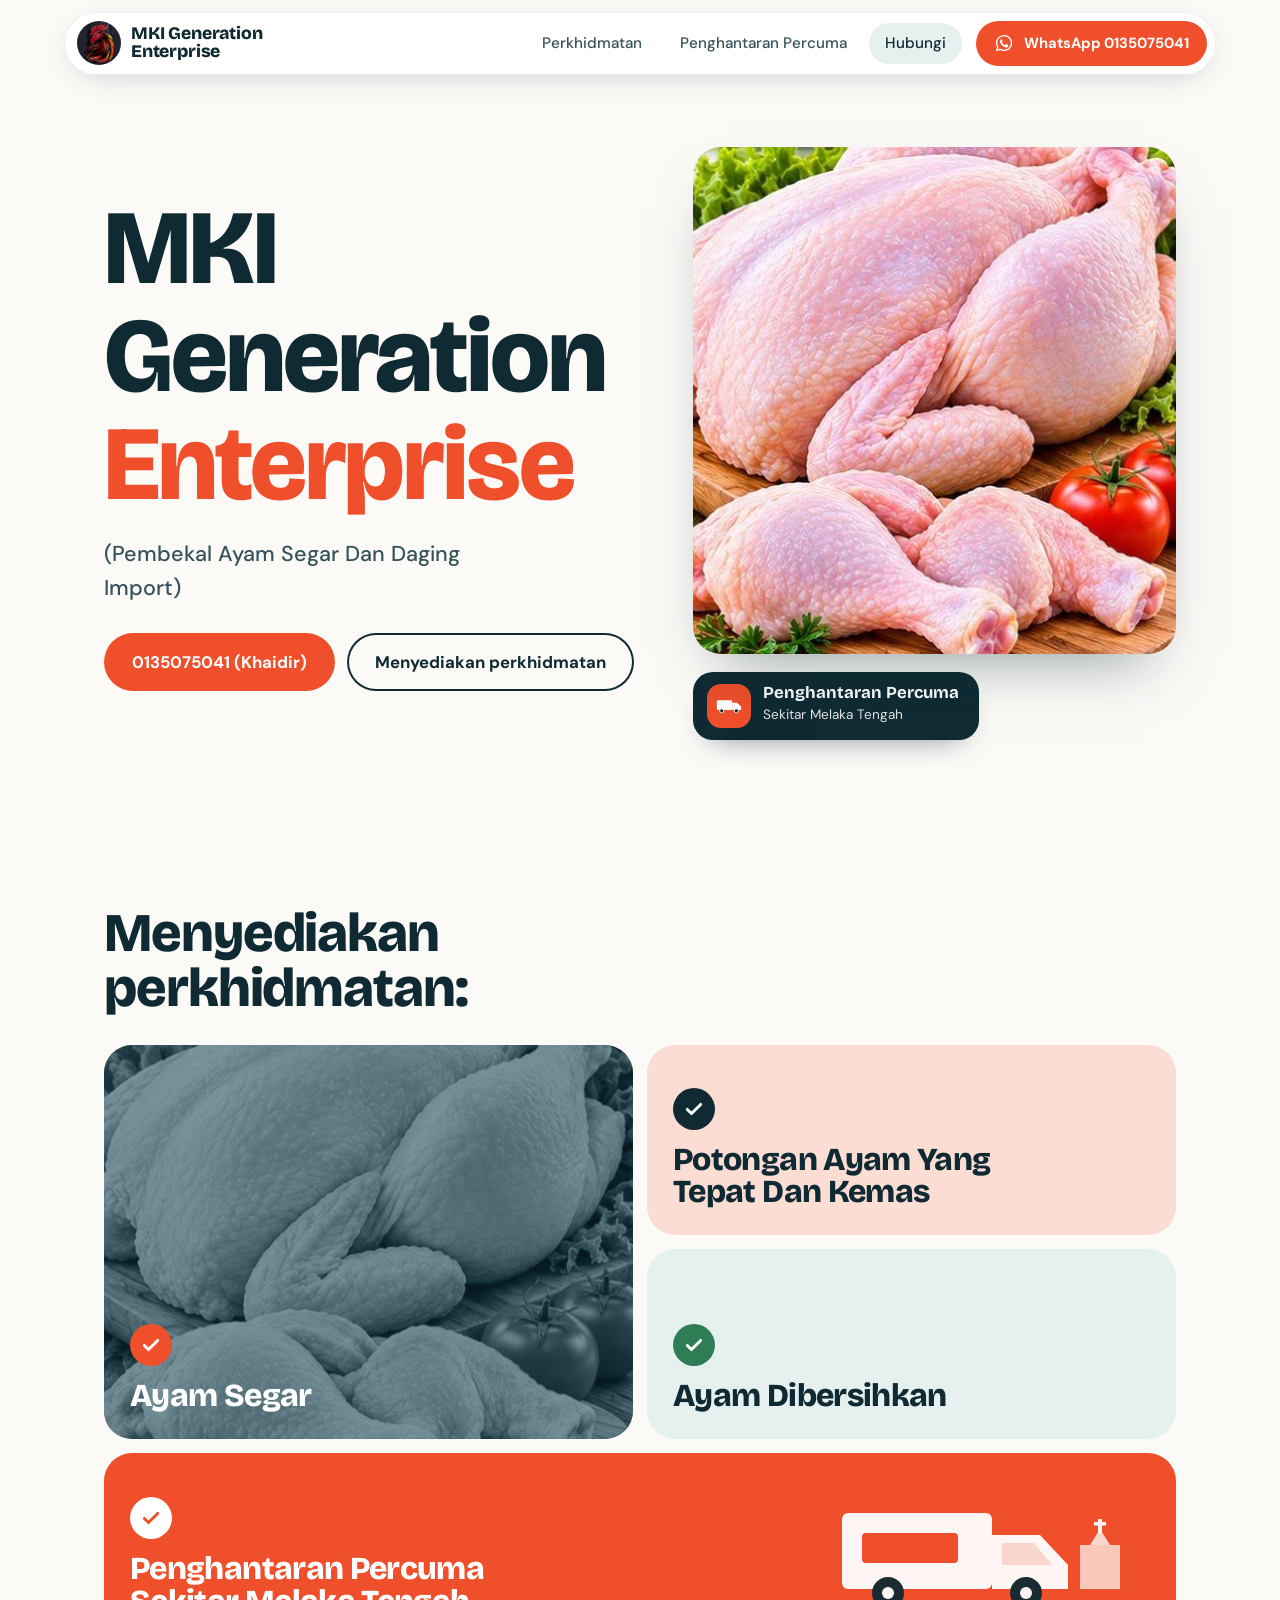
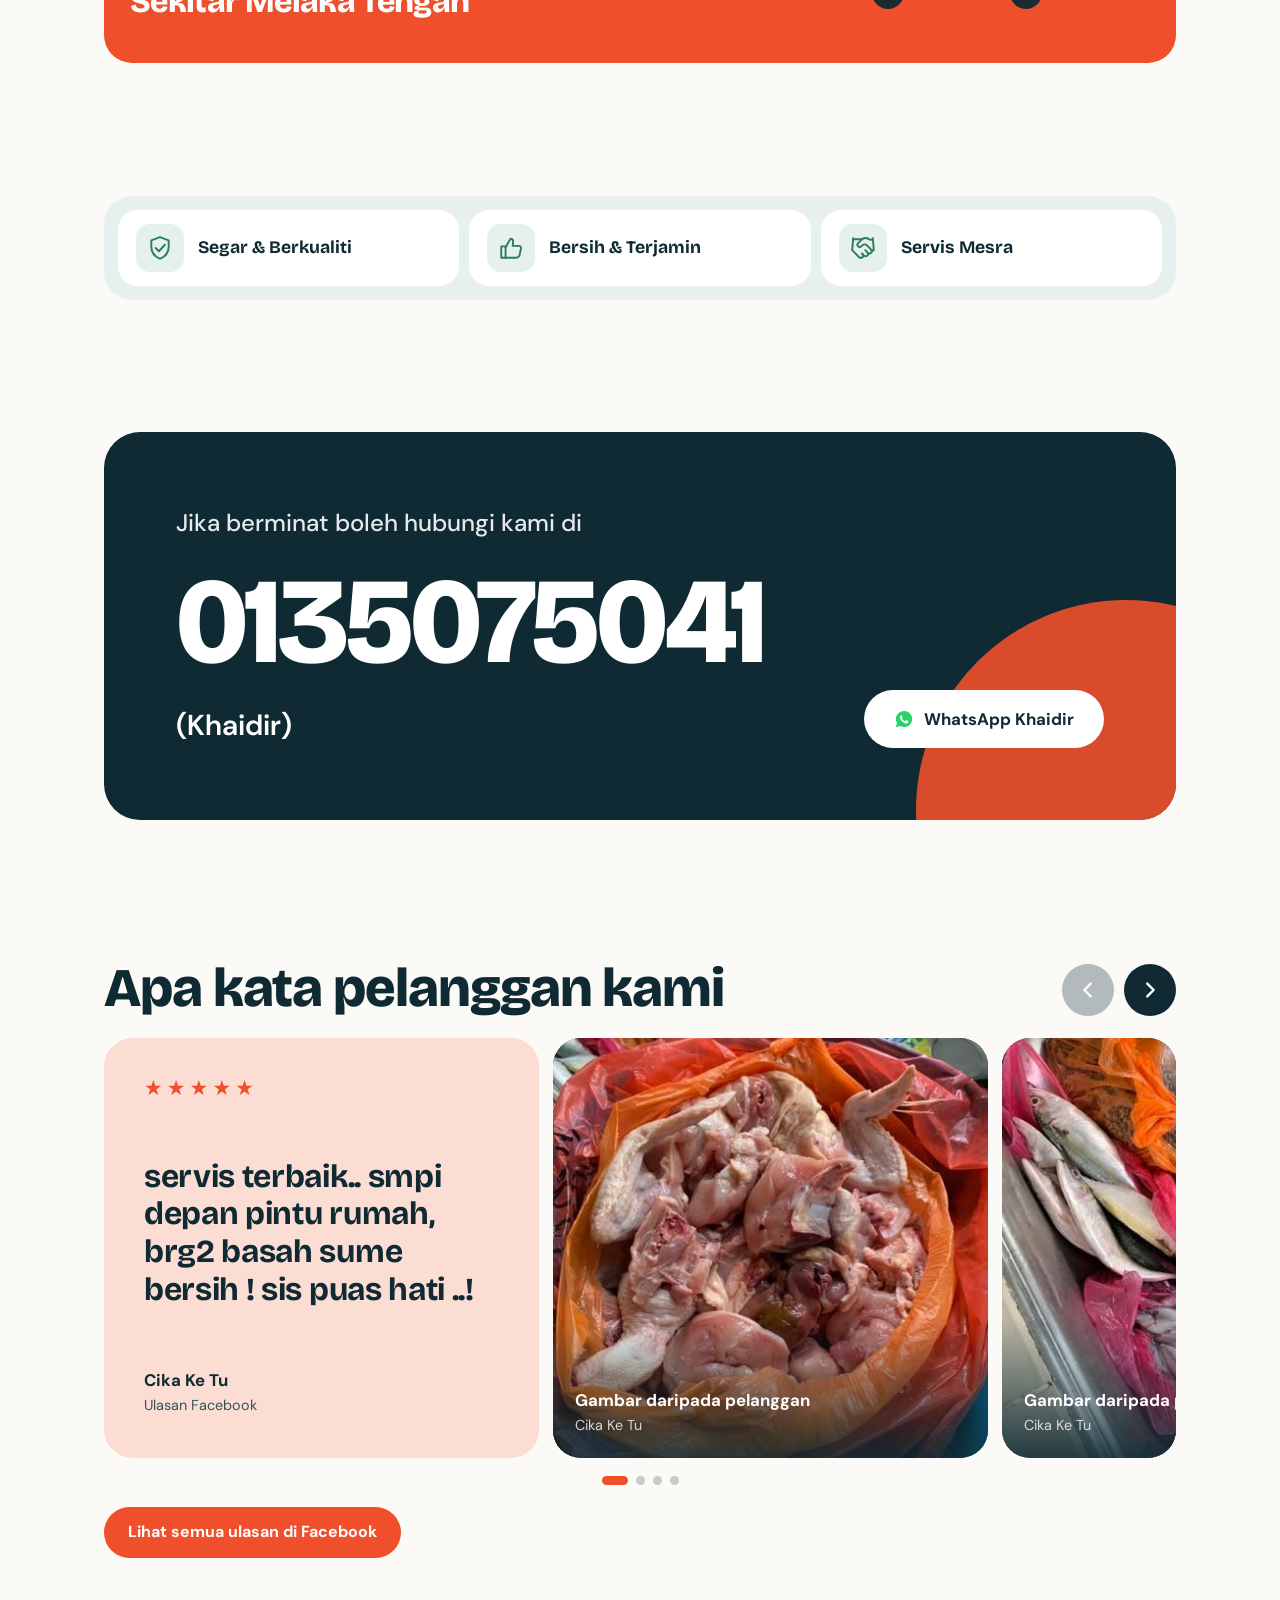
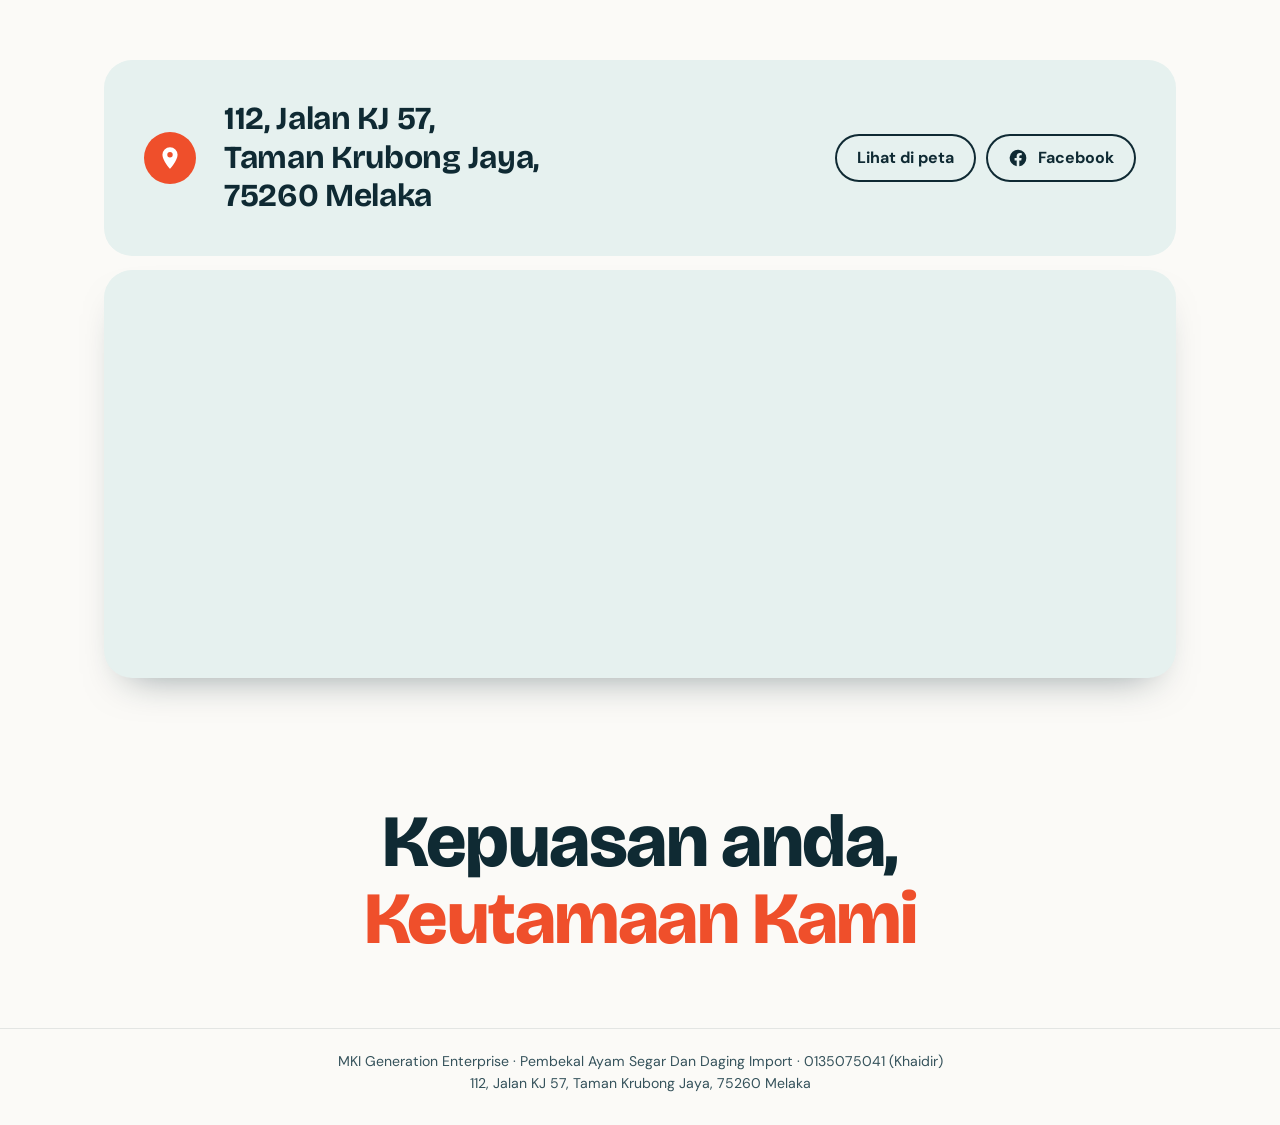
<file: index.html>
<!DOCTYPE html>
<html lang="ms">
<head>
<meta charset="UTF-8">
<meta name="viewport" content="width=device-width, initial-scale=1">
<title>MKI Generation Enterprise – Pembekal Ayam Segar Dan Daging Import</title>
<meta name="description" content="MKI Generation Enterprise – Pembekal Ayam Segar Dan Daging Import. Penghantaran Percuma Sekitar Melaka Tengah. WhatsApp 0135075041 (Khaidir).">
<link rel="icon" type="image/png" href="images/favicon.png">
<link rel="apple-touch-icon" href="images/logo.jpg">
<meta property="og:type" content="website">
<meta property="og:locale" content="ms_MY">
<meta property="og:title" content="MKI Generation Enterprise – Pembekal Ayam Segar Dan Daging Import">
<meta property="og:description" content="Ayam segar, potongan kemas, ayam dibersihkan. Penghantaran percuma sekitar Melaka Tengah. WhatsApp 0135075041 (Khaidir).">
<meta property="og:url" content="https://mkigen-ayam.github.io/">
<meta property="og:image" content="https://mkigen-ayam.github.io/images/og.jpg">
<meta name="twitter:card" content="summary_large_image">
<meta name="theme-color" content="#0F2A33">
<link rel="preconnect" href="https://fonts.googleapis.com">
<link rel="preconnect" href="https://fonts.gstatic.com" crossorigin>
<link href="https://fonts.googleapis.com/css2?family=Bricolage+Grotesque:wght@600;700;800&family=DM+Sans:wght@400;500;600;700&display=swap" rel="stylesheet">
<link rel="stylesheet" href="css/style.css?v=20261107g">
</head>
<body>

<header class="top">
  <div class="bar">
    <a class="brand" href="#atas" aria-label="MKI Generation Enterprise">
      <img src="images/logo.jpg" alt="Logo ayam jantan MKI Generation Enterprise" width="44" height="44">
      <b>MKI Generation<br>Enterprise</b>
    </a>
    <nav class="nav" aria-label="Menu utama">
      <a href="#perkhidmatan">Perkhidmatan</a>
      <a href="#penghantaran">Penghantaran Percuma</a>
      <a href="#hubungi">Hubungi</a>
    </nav>
    <a class="btn" href="https://wa.me/60135075041" target="_blank" rel="noopener">
      <svg viewBox="0 0 32 32" aria-hidden="true"><path fill="currentColor" d="M16 3C8.8 3 3 8.8 3 16c0 2.3.6 4.5 1.7 6.4L3 29l6.8-1.8c1.9 1 4 1.6 6.2 1.6 7.2 0 13-5.8 13-13S23.200 3 16 3zm0 23.700c-2 0-3.900-.6-5.600-1.600l-.4-.2-4 1 1.100-3.900-.3-.4C5.700 19.900 5.200 18 5.200 16 5.200 9.900 10.100 5.200 16 5.200S26.800 10.100 26.800 16 21.900 26.700 16 26.700zm5.900-8c-.3-.2-1.900-.9-2.200-1s-.5-.2-.7.200-.8 1-1 1.200-.4.200-.7.100c-.3-.2-1.400-.5-2.600-1.600-1-.9-1.600-1.900-1.800-2.200s0-.5.100-.7l.5-.6c.2-.2.200-.3.300-.5s.1-.4 0-.6-.7-1.700-1-2.300c-.3-.6-.5-.5-.7-.5h-.6c-.2 0-.6.100-.9.400s-1.200 1.200-1.200 2.900 1.200 3.400 1.400 3.600 2.400 3.700 5.800 5.200c.8.300 1.400.5 1.900.7.8.3 1.500.2 2.100.1.600-.1 1.900-.8 2.200-1.500.3-.8.300-1.400.2-1.500-.1-.2-.3-.3-.6-.4z"/></svg>
      <span><span class="long">WhatsApp </span>0135075041</span>
    </a>
  </div>
</header>

<main id="atas">

  <section class="hero">
    <div class="wrap">
      <div class="copy">
        <h1><span>MKI Generation</span><span class="brand-line">Enterprise</span></h1>
        <p class="tag">(Pembekal Ayam Segar Dan Daging Import)</p>
        <div class="cta">
          <a class="btn" href="https://wa.me/60135075041" target="_blank" rel="noopener">0135075041 (Khaidir)</a>
          <a class="btn btn--ghost" href="#perkhidmatan">Menyediakan perkhidmatan</a>
        </div>
      </div>
      <div class="photo">
        <div class="frame"><img src="images/chicken.jpg" alt="Ayam segar yang telah dibersihkan dan potongan peha ayam" width="545" height="510"></div>
        <div class="chip">
          <span class="tr"><svg viewBox="0 0 64 40" aria-hidden="true"><rect x="2" y="6" width="38" height="24" rx="3" fill="#fff"/><path d="M40 12h12l10 10v8H40z" fill="#fff"/><circle cx="14" cy="32" r="5" fill="#0F2A33" stroke="#fff" stroke-width="2"/><circle cx="50" cy="32" r="5" fill="#0F2A33" stroke="#fff" stroke-width="2"/></svg></span>
          <span><strong>Penghantaran Percuma</strong><small>Sekitar Melaka Tengah</small></span>
        </div>
      </div>
    </div>
  </section>

  <section class="services" id="perkhidmatan">
    <div class="wrap">
      <h2>Menyediakan perkhidmatan:</h2>
      <div class="bento">
        <article class="tile t1">
          <img src="images/chicken.jpg" alt="" aria-hidden="true">
          <span class="tick"><svg viewBox="0 0 24 24" fill="none" stroke="#fff" stroke-width="3.500" stroke-linecap="round" stroke-linejoin="round" aria-hidden="true"><path d="M4 12.500l5 5L20 6.500"/></svg></span>
          <h3>Ayam Segar</h3>
        </article>
        <article class="tile t2">
          <span class="tick"><svg viewBox="0 0 24 24" fill="none" stroke="#fff" stroke-width="3.500" stroke-linecap="round" stroke-linejoin="round" aria-hidden="true"><path d="M4 12.500l5 5L20 6.500"/></svg></span>
          <h3>Potongan Ayam Yang Tepat Dan Kemas</h3>
        </article>
        <article class="tile t3">
          <span class="tick"><svg viewBox="0 0 24 24" fill="none" stroke="#fff" stroke-width="3.500" stroke-linecap="round" stroke-linejoin="round" aria-hidden="true"><path d="M4 12.500l5 5L20 6.500"/></svg></span>
          <h3>Ayam Dibersihkan</h3>
        </article>
        <article class="tile t4" id="penghantaran">
          <svg class="scene" viewBox="0 0 300 130" aria-hidden="true">
            <rect x="6" y="20" width="150" height="76" rx="6" fill="#fff"/>
            <path d="M156 42h48l28 30v24h-76z" fill="#fff"/>
            <path d="M166 50h32l18 22h-50z" fill="#FBDDD4"/>
            <rect x="26" y="40" width="96" height="30" rx="4" fill="#EF4F2B"/>
            <circle cx="52" cy="100" r="16" fill="#0F2A33"/><circle cx="52" cy="100" r="6" fill="#fff"/>
            <circle cx="190" cy="100" r="16" fill="#0F2A33"/><circle cx="190" cy="100" r="6" fill="#fff"/>
            <rect x="244" y="52" width="40" height="44" fill="#FBDDD4" opacity=".9"/>
            <path d="M254 52l10-16 10 16z" fill="#FBDDD4"/>
            <rect x="262" y="26" width="4" height="14" fill="#fff"/><rect x="258" y="29" width="12" height="3.500" fill="#fff"/>
          </svg>
          <span class="tick"><svg viewBox="0 0 24 24" fill="none" stroke="#EF4F2B" stroke-width="3.500" stroke-linecap="round" stroke-linejoin="round" aria-hidden="true"><path d="M4 12.500l5 5L20 6.500"/></svg></span>
          <h3>Penghantaran Percuma Sekitar Melaka Tengah</h3>
        </article>
      </div>
    </div>
  </section>

  <section class="trust" aria-label="Jaminan kami">
    <div class="wrap">
      <ul>
        <li>
          <span class="ico"><svg viewBox="0 0 48 48" fill="none" stroke="#2E7D55" stroke-width="3.500" stroke-linecap="round" stroke-linejoin="round" aria-hidden="true"><path d="M24 4l16 6v12c0 10-7 18-16 22C15 40 8 32 8 22V10z"/><path d="M16 24l6 6 11-12"/></svg></span>
          <b>Segar &amp; Berkualiti</b>
        </li>
        <li>
          <span class="ico"><svg viewBox="0 0 48 48" fill="none" stroke="#2E7D55" stroke-width="3.500" stroke-linecap="round" stroke-linejoin="round" aria-hidden="true"><path d="M6 21h8v21H6z"/><path d="M14 23l9-16c3 0 5 2 5 5l-1 8h12c2 0 4 2 3.500 4.500l-3 14C38 40 36 42 34 42H14"/></svg></span>
          <b>Bersih &amp; Terjamin</b>
        </li>
        <li>
          <span class="ico"><svg viewBox="0 0 24 24" fill="none" stroke="#2E7D55" stroke-width="1.800" stroke-linecap="round" stroke-linejoin="round" aria-hidden="true"><path d="m11 17 2 2a1 1 0 1 0 3-3"/><path d="m14 14 2.500 2.500a1 1 0 1 0 3-3l-3.880-3.880a3 3 0 0 0-4.240 0l-.88.88a1 1 0 1 1-3-3l2.810-2.810a5.790 5.790 0 0 1 7.060-.87l.47.28a2 2 0 0 0 1.420.25L21 4"/><path d="m21 3 1 11h-2"/><path d="M3 3 2 14l6.500 6.500a1 1 0 1 0 3-3"/><path d="M3 4h8"/></svg></span>
          <b>Servis Mesra</b>
        </li>
      </ul>
    </div>
  </section>

  <section class="contact" id="hubungi">
    <div class="wrap">
      <div class="panel">
        <p class="lead">Jika berminat boleh hubungi kami di</p>
        <a class="num" href="https://wa.me/60135075041" target="_blank" rel="noopener" aria-label="WhatsApp 0135075041">0135075041</a>
        <p class="who">(Khaidir)</p>
        <a class="btn" href="https://wa.me/60135075041" target="_blank" rel="noopener">
          <svg viewBox="0 0 32 32" aria-hidden="true"><path fill="#25D366" d="M16 3C8.8 3 3 8.8 3 16c0 2.3.6 4.5 1.7 6.4L3 29l6.8-1.8c1.9 1 4 1.6 6.2 1.6 7.2 0 13-5.8 13-13S23.200 3 16 3z"/><path fill="#fff" d="M21.900 18.700c-.3-.2-1.900-.9-2.200-1s-.5-.2-.7.200-.8 1-1 1.200-.4.200-.7.100c-.3-.2-1.400-.5-2.600-1.600-1-.9-1.600-1.900-1.800-2.200s0-.5.100-.7l.5-.6c.2-.2.200-.3.300-.5s.1-.4 0-.6-.7-1.700-1-2.300c-.3-.6-.5-.5-.7-.5h-.6c-.2 0-.6.100-.9.400s-1.200 1.200-1.200 2.900 1.200 3.400 1.400 3.600 2.400 3.700 5.800 5.200c.8.300 1.400.5 1.900.7.8.3 1.500.2 2.100.1.600-.1 1.900-.8 2.200-1.500.3-.8.300-1.400.2-1.500-.1-.2-.3-.3-.6-.4z"/></svg>
          WhatsApp Khaidir
        </a>
      </div>
    </div>
  </section>

  <section class="reviews" id="ulasan">
    <div class="wrap">
      <div class="rev-head">
        <h2>Apa kata pelanggan kami</h2>
        <div class="rev-nav" aria-label="Kawalan slider ulasan">
          <button type="button" class="rev-btn" data-dir="-1" aria-label="Ulasan sebelum">
            <svg viewBox="0 0 24 24" fill="none" stroke="currentColor" stroke-width="2.600" stroke-linecap="round" stroke-linejoin="round" aria-hidden="true"><path d="M15 5l-7 7 7 7"/></svg>
          </button>
          <button type="button" class="rev-btn" data-dir="1" aria-label="Ulasan seterusnya">
            <svg viewBox="0 0 24 24" fill="none" stroke="currentColor" stroke-width="2.600" stroke-linecap="round" stroke-linejoin="round" aria-hidden="true"><path d="M9 5l7 7-7 7"/></svg>
          </button>
        </div>
      </div>

      <div class="slider" id="revSlider" role="region" aria-roledescription="carousel" aria-label="Ulasan pelanggan" tabindex="0">
        <figure class="slide quote q1">
          <div class="stars" aria-hidden="true">★★★★★</div>
          <blockquote>servis terbaik.. smpi depan pintu rumah, brg2 basah sume bersih ! sis puas hati ..!</blockquote>
          <figcaption><b>Cika Ke Tu</b><span>Ulasan Facebook</span></figcaption>
        </figure>
        <figure class="slide photo">
          <img src="images/review-1.jpg" alt="Ayam yang diterima pelanggan, dibungkus bersih" loading="lazy" width="280" height="373">
          <figcaption><b>Gambar daripada pelanggan</b><span>Cika Ke Tu</span></figcaption>
        </figure>
        <figure class="slide photo">
          <img src="images/review-2.jpg" alt="Ikan dan udang yang diterima pelanggan" loading="lazy" width="280" height="373">
          <figcaption><b>Gambar daripada pelanggan</b><span>Cika Ke Tu</span></figcaption>
        </figure>
        <figure class="slide quote q2">
          <div class="stars" aria-hidden="true">★★★★★</div>
          <blockquote>service baik dan senang berurusan</blockquote>
          <figcaption><b>Muhammad Syahmi</b><span>Ulasan Facebook</span></figcaption>
        </figure>
      </div>
      <div class="rev-dots" id="revDots" aria-hidden="true"></div>

      <a class="btn rev-more" href="https://www.facebook.com/MKIGenerationEnterprise/reviews" target="_blank" rel="noopener">Lihat semua ulasan di Facebook</a>
    </div>
  </section>

  <section class="find" id="lokasi">
    <div class="wrap">
      <div class="find-box">
        <div class="pin" aria-hidden="true"><svg viewBox="0 0 24 24" fill="currentColor"><path d="M12 2a7 7 0 00-7 7c0 5.250 7 13 7 13s7-7.750 7-13a7 7 0 00-7-7zm0 9.500A2.500 2.500 0 1112 6.500a2.500 2.500 0 010 5z"/></svg></div>
        <address>
          <span>112, Jalan KJ 57,</span>
          <span>Taman Krubong Jaya,</span>
          <span>75260 Melaka</span>
        </address>
        <div class="find-links">
          <a class="btn btn--ghost" href="https://www.google.com/maps/search/?api=1&amp;query=112%2C+Jalan+KJ+57%2C+Taman+Krubong+Jaya%2C+75260+Melaka" target="_blank" rel="noopener">Lihat di peta</a>
          <a class="btn btn--ghost fb" href="https://www.facebook.com/MKIGenerationEnterprise/" target="_blank" rel="noopener">
            <svg viewBox="0 0 24 24" fill="currentColor" aria-hidden="true"><path d="M22 12a10 10 0 10-11.560 9.880v-6.990H7.900V12h2.540V9.800c0-2.510 1.490-3.890 3.780-3.890 1.100 0 2.240.2 2.240.2v2.460h-1.260c-1.240 0-1.630.77-1.630 1.560V12h2.780l-.44 2.890h-2.340v6.990A10 10 0 0022 12z"/></svg>
            Facebook
          </a>
        </div>
      </div>
      <div class="map">
        <iframe title="Peta lokasi MKI Generation Enterprise" loading="lazy" referrerpolicy="no-referrer-when-downgrade" allowfullscreen
          src="https://www.google.com/maps?q=112%2C+Jalan+KJ+57%2C+Taman+Krubong+Jaya%2C+75260+Melaka&amp;z=16&amp;output=embed"></iframe>
      </div>
    </div>
  </section>

  <section class="slogan">
    <div class="wrap"><p>Kepuasan anda, <span>Keutamaan Kami</span></p></div>
  </section>

</main>

<footer>
  <div class="wrap">MKI Generation Enterprise · Pembekal Ayam Segar Dan Daging Import · 0135075041 (Khaidir)<br>112, Jalan KJ 57, Taman Krubong Jaya, 75260 Melaka</div>
</footer>

<div class="sticky" role="navigation" aria-label="Hubungi pantas">
  <a class="wa" href="https://wa.me/60135075041" target="_blank" rel="noopener">
    <svg viewBox="0 0 32 32" aria-hidden="true"><path fill="currentColor" d="M16 3C8.8 3 3 8.8 3 16c0 2.3.6 4.5 1.7 6.4L3 29l6.8-1.8c1.9 1 4 1.6 6.2 1.6 7.2 0 13-5.8 13-13S23.200 3 16 3zm0 23.700c-2 0-3.900-.6-5.600-1.600l-.4-.2-4 1 1.100-3.900-.3-.4C5.700 19.900 5.200 18 5.200 16 5.200 9.900 10.100 5.200 16 5.200S26.800 10.100 26.800 16 21.900 26.700 16 26.700z"/></svg>
    WhatsApp
  </a>
  <a class="call" href="tel:+60135075041">
    <svg viewBox="0 0 24 24" fill="currentColor" aria-hidden="true"><path d="M6.600 10.800a15 15 0 006.600 6.600l2.200-2.200a1 1 0 011-.25c1.100.37 2.300.57 3.600.57a1 1 0 011 1V20a1 1 0 01-1 1C10.600 21 3 13.400 3 4a1 1 0 011-1h3.500a1 1 0 011 1c0 1.300.2 2.500.57 3.600a1 1 0 01-.25 1z"/></svg>
    Call
  </a>
</div>

<script src="js/script.js?v=20261107g" defer></script>
</body>
</html>
</file>
<file: css/style.css>
:root{
  --ink:#0F2A33;
  --ink-soft:#35525B;
  --paper:#FBFAF7;
  --mist:#E6F1EF;
  --blush:#FBDDD4;
  --coral:#EF4F2B;
  --coral-dk:#C73A1A;
  --leaf:#2E7D55;
  --white:#fff;
  --display:'Bricolage Grotesque','Trebuchet MS',system-ui,sans-serif;
  --body:'DM Sans','Segoe UI',system-ui,sans-serif;
  --pad:clamp(18px,5vw,64px);
  --max:1200px;
  --r:28px;
}
*{box-sizing:border-box;margin:0;padding:0}
html{scroll-behavior:smooth;scroll-padding-top:92px}
body{font-family:var(--body);background:var(--paper);color:var(--ink);line-height:1.55;-webkit-font-smoothing:antialiased;padding-bottom:84px}
img,svg{display:block;max-width:100%}
a{color:inherit;text-decoration:none}
:focus-visible{outline:3px solid var(--coral);outline-offset:3px}
.wrap{max-width:var(--max);margin:0 auto;padding-inline:var(--pad)}
h1,h2,h3{font-family:var(--display);font-weight:800;letter-spacing:-.02em;line-height:1.02}

/* ---------- header ---------- */
.top{position:sticky;top:0;z-index:50;padding:12px var(--pad) 0}
.bar{max-width:var(--max);margin:0 auto;display:flex;align-items:center;gap:14px;background:rgba(255,255,255,.88);backdrop-filter:blur(12px);border:1px solid rgba(15,42,51,.08);border-radius:999px;padding:8px 8px 8px 12px;box-shadow:0 8px 30px -12px rgba(15,42,51,.25)}
.brand{display:flex;align-items:center;gap:10px;margin-right:auto;min-width:0}
.brand img{width:40px;height:40px;border-radius:50%;object-fit:cover;flex:none}
.brand b{font-family:var(--display);font-weight:800;font-size:.86rem;line-height:1.05;letter-spacing:-.01em;white-space:nowrap}
.nav{display:none;gap:6px;font-weight:500;font-size:.95rem}
.nav a{padding:9px 16px;border-radius:999px;color:var(--ink-soft);transition:background .15s,color .15s}
.nav a:hover{background:var(--mist);color:var(--ink)}
.btn{display:inline-flex;align-items:center;justify-content:center;gap:10px;font-weight:700;font-size:1rem;padding:13px 24px;border-radius:999px;background:var(--coral);color:var(--white);transition:background .15s,transform .15s}
.btn:hover{background:var(--coral-dk);transform:translateY(-1px)}
.btn svg{width:20px;height:20px;flex:none}
.btn--ghost{background:transparent;color:var(--ink);box-shadow:inset 0 0 0 2px var(--ink)}
.btn--ghost:hover{background:var(--ink);color:var(--white)}
.bar .btn{padding:11px 18px;font-size:.92rem}
.bar .btn .long{display:none}

/* ---------- hero ---------- */
.hero{padding-block:clamp(28px,6vw,72px) clamp(40px,7vw,96px)}
.hero .wrap{display:grid;gap:34px}
.hero h1{font-size:clamp(3rem,13.5vw,6.6rem)}
.hero h1 span{display:block}
.hero h1 .brand-line{color:var(--coral)}
.hero .tag{margin-top:20px;font-size:clamp(1.05rem,3.8vw,1.35rem);font-weight:500;color:var(--ink-soft);max-width:26ch}
.hero .cta{margin-top:28px;display:flex;flex-wrap:wrap;gap:12px}
.hero .cta .btn{padding:16px 28px;font-size:1.05rem}
.photo{position:relative}
.photo .frame{position:relative;border-radius:var(--r);overflow:hidden;background:var(--blush);aspect-ratio:1.05/1;box-shadow:0 30px 60px -30px rgba(15,42,51,.5)}
.photo img{width:100%;height:100%;object-fit:cover}
.photo .chip{position:absolute;left:16px;bottom:16px;max-width:calc(100% - 32px);display:flex;align-items:center;gap:12px;background:var(--ink);color:var(--white);padding:12px 20px 12px 14px;border-radius:20px;box-shadow:0 18px 40px -16px rgba(15,42,51,.7)}
.photo .chip .tr{width:44px;height:44px;border-radius:14px;background:var(--coral);display:grid;place-items:center;flex:none}
.photo .chip .tr svg{width:26px;height:26px}
.photo .chip strong{display:block;font-family:var(--display);font-size:1.05rem;line-height:1.1}
.photo .chip small{font-size:.85rem;opacity:.85}

/* ---------- services ---------- */
.services{padding-block:clamp(36px,6vw,80px)}
.services h2{font-size:clamp(2rem,7vw,3.4rem);margin-bottom:28px;max-width:16ch}
.bento{display:grid;gap:14px}
.tile{position:relative;border-radius:var(--r);padding:26px;display:flex;flex-direction:column;justify-content:flex-end;gap:14px;min-height:170px;overflow:hidden}
.tile h3{font-size:clamp(1.4rem,5vw,2rem);max-width:18ch}
.tick{width:42px;height:42px;border-radius:50%;background:var(--ink);display:grid;place-items:center;flex:none}
.tick svg{width:20px;height:20px}
.t1{background:var(--ink);color:var(--white);min-height:260px}
.t1 .tick{background:var(--coral)}
.t1 img{position:absolute;inset:0;width:100%;height:100%;object-fit:cover;opacity:.5;mix-blend-mode:luminosity}
.t1>*{position:relative}
.t2{background:var(--blush)}
.t3{background:var(--mist)}
.t3 .tick{background:var(--leaf)}
.t4{background:var(--coral);color:var(--white);min-height:200px}
.t4 .tick{background:var(--white)}
.t4 .tick svg{stroke:var(--coral)}
.t4 .scene{position:absolute;right:16px;top:14px;width:46%;max-width:210px;opacity:.95}

/* ---------- trust ---------- */
.trust{padding-block:clamp(24px,5vw,56px)}
.trust ul{list-style:none;display:grid;gap:10px;background:var(--mist);border-radius:var(--r);padding:18px}
.trust li{display:flex;align-items:center;gap:14px;background:var(--white);border-radius:20px;padding:14px 18px}
.trust .ico{width:48px;height:48px;border-radius:14px;background:var(--mist);display:grid;place-items:center;flex:none}
.trust .ico svg{width:26px;height:26px}
.trust b{font-family:var(--display);font-weight:700;font-size:1.1rem;line-height:1.1}

/* ---------- contact ---------- */
.contact{padding-block:clamp(36px,6vw,88px)}
.panel{background:var(--ink);color:var(--white);border-radius:calc(var(--r) + 8px);padding:clamp(28px,6vw,72px);display:grid;gap:20px;position:relative;overflow:hidden}
.panel::after{content:"";position:absolute;width:420px;height:420px;border-radius:50%;background:var(--coral);right:-160px;bottom:-200px;opacity:.9}
.panel>*{position:relative;z-index:1}
.panel .lead{font-size:clamp(1.1rem,4vw,1.5rem);font-weight:500;opacity:.9;max-width:26ch}
.panel .num{font-family:var(--display);font-weight:800;font-size:clamp(2.9rem,14.5vw,7.6rem);line-height:1;letter-spacing:-.03em;display:block;transition:color .15s}
.panel .num:hover{color:var(--blush)}
.panel .who{font-size:clamp(1.2rem,4.5vw,1.8rem);font-weight:600}
.panel .btn{justify-self:start;padding:16px 30px;font-size:1.05rem;background:var(--white);color:var(--ink)}
.panel .btn:hover{background:var(--blush)}

/* ---------- slogan / footer ---------- */
.slogan{padding-block:clamp(30px,6vw,70px);text-align:center}
.slogan p{font-family:var(--display);font-weight:800;font-size:clamp(2rem,8vw,4.6rem);line-height:1.05;letter-spacing:-.02em;text-wrap:balance}
.slogan p span{color:var(--coral)}
footer{padding:22px 0 30px;text-align:center;font-size:.88rem;color:var(--ink-soft);border-top:1px solid rgba(15,42,51,.1)}

/* ---------- mobile sticky ---------- */
.sticky{position:fixed;left:12px;right:12px;bottom:calc(10px + env(safe-area-inset-bottom));z-index:60;display:flex;gap:8px;padding:8px;background:rgba(15,42,51,.96);border-radius:22px;box-shadow:0 14px 40px -10px rgba(15,42,51,.6)}
.sticky a{flex:1;display:flex;align-items:center;justify-content:center;gap:9px;padding:13px;border-radius:15px;font-weight:700;font-size:1rem}
.sticky .wa{background:#25D366;color:#073b1b}
.sticky .call{background:var(--white);color:var(--ink);flex:0 0 36%}
.sticky svg{width:21px;height:21px}

/* ---------- web layout ---------- */
@media (min-width:860px){
  body{padding-bottom:0}
  .sticky{display:none}
  .nav{display:flex}
  .brand b{font-size:1.1rem}
  .brand img{width:44px;height:44px}
  .bar .btn .long{display:inline}
  .hero .wrap{grid-template-columns:1.05fr .95fr;align-items:center;gap:56px}
  .photo .frame{aspect-ratio:1/1.05}
  .photo .chip{position:static;margin-top:18px;max-width:none;width:fit-content;box-shadow:0 14px 30px -18px rgba(15,42,51,.6)}
  .bento{grid-template-columns:repeat(6,1fr);grid-auto-rows:minmax(190px,auto)}
  .t1{grid-column:span 3;grid-row:span 2}
  .t2{grid-column:span 3}
  .t3{grid-column:span 3}
  .t4{grid-column:span 6;min-height:210px;justify-content:center}
  .t4 h3{max-width:20ch}
  .t4 .scene{max-width:300px;width:30%;right:40px;top:50%;transform:translateY(-50%)}
  .trust ul{grid-template-columns:repeat(3,1fr);padding:14px}
  .panel{grid-template-columns:1fr auto;align-items:end;column-gap:60px}
  .panel .lead{grid-column:1 / -1}
  .panel .btn{grid-column:2;grid-row:2 / span 2;align-self:end;justify-self:end}
}
@media (prefers-reduced-motion:reduce){
  html{scroll-behavior:auto}
  .btn{transition:none}
}

/* header shadow when scrolled */
.bar.is-scrolled{box-shadow:0 12px 34px -12px rgba(15,42,51,.4)}
.nav a.is-active{background:var(--mist);color:var(--ink)}

/* ---------- alamat & media sosial ---------- */
.find{padding-block:clamp(8px,3vw,40px) clamp(24px,5vw,56px)}
.find-box{display:grid;gap:18px;justify-items:start;background:var(--mist);border-radius:var(--r);padding:clamp(22px,4vw,40px)}
.find .pin{width:52px;height:52px;border-radius:50%;background:var(--coral);color:var(--white);display:grid;place-items:center}
.find .pin svg{width:26px;height:26px}
.find address{font-style:normal;font-family:var(--display);font-weight:700;font-size:clamp(1.3rem,5vw,2rem);line-height:1.2;letter-spacing:-.01em}
.find address span{display:block}
.find-links{display:flex;flex-wrap:wrap;gap:10px}
.find-links .btn{padding:12px 22px}
.find-links .btn svg{width:20px;height:20px}
@media (min-width:860px){
  .find-box{grid-template-columns:auto 1fr auto;align-items:center;gap:28px}
}

.find .map{margin-top:14px;border-radius:var(--r);overflow:hidden;background:var(--mist);aspect-ratio:4/3;box-shadow:0 20px 40px -24px rgba(15,42,51,.5)}
.find .map iframe{width:100%;height:100%;border:0;display:block}
@media (min-width:860px){.find .map{aspect-ratio:21/8}}

/* ---------- ulasan (slider) ---------- */
.reviews{padding-block:clamp(24px,5vw,64px)}
.rev-head{display:flex;align-items:end;justify-content:space-between;gap:16px;margin-bottom:22px}
.reviews h2{font-size:clamp(2rem,7vw,3.4rem)}
.rev-nav{display:none;gap:10px;flex:none}
.rev-btn{width:52px;height:52px;border-radius:50%;border:0;background:var(--ink);color:var(--white);display:grid;place-items:center;cursor:pointer;transition:background .15s,transform .15s}
.rev-btn:hover{background:var(--coral);transform:translateY(-1px)}
.rev-btn svg{width:22px;height:22px}
.rev-btn[disabled]{opacity:.3;pointer-events:none}
.slider{display:flex;gap:14px;overflow-x:auto;scroll-snap-type:x mandatory;scroll-behavior:smooth;-webkit-overflow-scrolling:touch;scrollbar-width:none;margin-inline:calc(var(--pad) * -1);padding-inline:var(--pad);scroll-padding-inline:var(--pad);border-radius:var(--r)}
.slider::-webkit-scrollbar{display:none}
.slide{flex:0 0 86%;scroll-snap-align:start;border-radius:var(--r);overflow:hidden;display:flex;flex-direction:column;min-height:360px}
.slide.quote{padding:clamp(24px,4vw,40px);gap:16px;justify-content:space-between}
.slide.q1{background:var(--blush)}
.slide.q2{background:var(--mist)}
.slide .stars{color:var(--coral);font-size:1.3rem;letter-spacing:.2em;line-height:1}
.slide blockquote{font-family:var(--display);font-weight:700;font-size:clamp(1.4rem,5.2vw,2rem);line-height:1.18;letter-spacing:-.01em}
.slide figcaption b{display:block;font-size:1.05rem}
.slide figcaption span{font-size:.9rem;color:var(--ink-soft)}
.slide.photo{position:relative;background:var(--ink);color:var(--white)}
.slide.photo img{position:absolute;inset:0;width:100%;height:100%;object-fit:cover}
.slide.photo figcaption{position:relative;margin-top:auto;padding:70px 22px 20px;background:linear-gradient(to top,rgba(15,42,51,.88),transparent)}
.slide.photo figcaption span{color:rgba(255,255,255,.8)}
.rev-dots{display:flex;gap:8px;justify-content:center;margin-top:18px}
.rev-dots i{width:9px;height:9px;border-radius:99px;background:rgba(15,42,51,.22);transition:width .2s,background .2s}
.rev-dots i.on{width:26px;background:var(--coral)}
.rev-more{margin-top:22px}
@media (min-width:860px){
  .rev-nav{display:flex}
  .slide{flex-basis:calc((100% - 28px) / 2.4);min-height:420px}
  .slider{margin-inline:0;padding-inline:0;scroll-padding-inline:0}
}
@media (prefers-reduced-motion:reduce){.slider{scroll-behavior:auto}}
</file>
